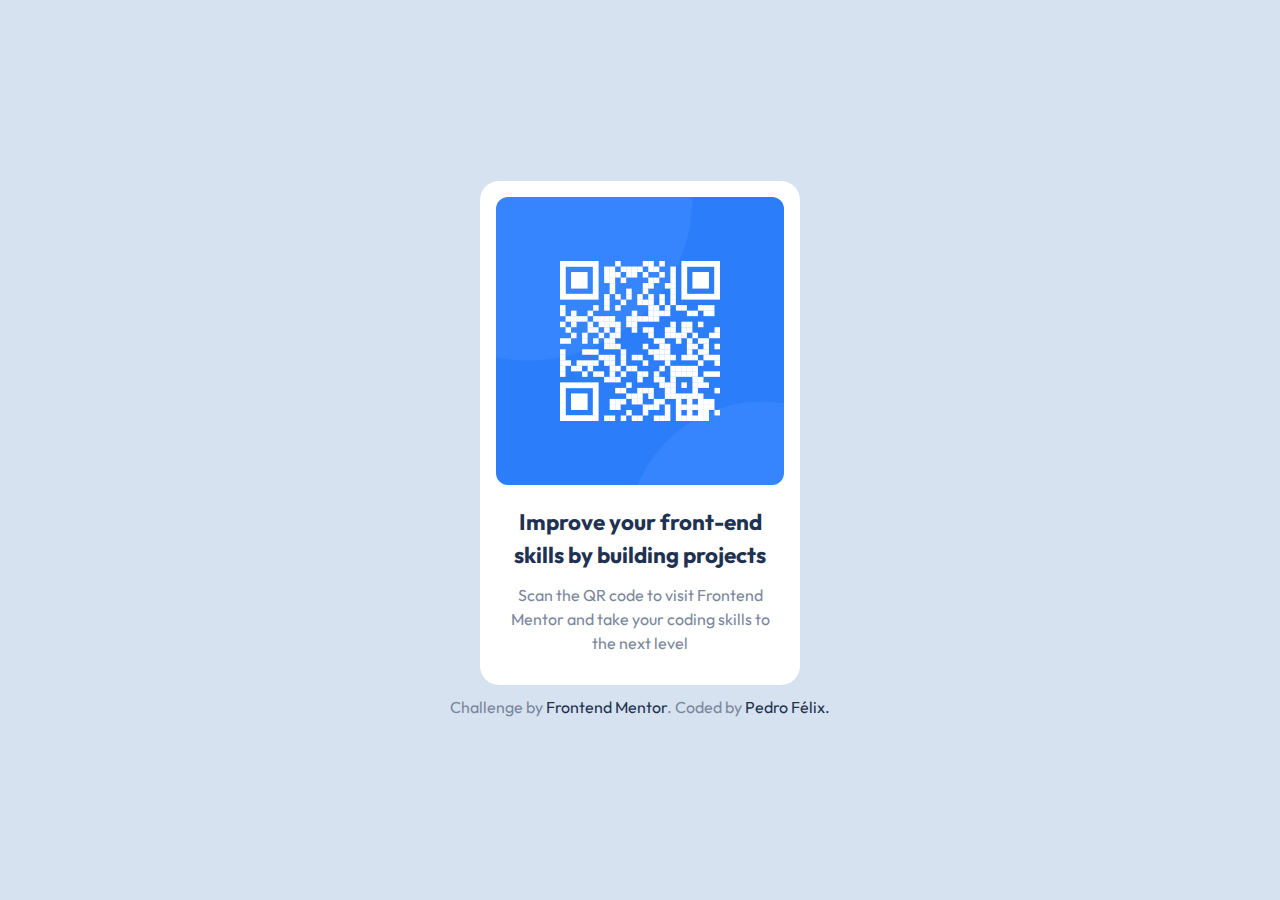
<file: index.html>
<!DOCTYPE html>
<html lang="en">

<head>
  <meta charset="UTF-8">
  <meta name="viewport" content="width=device-width, initial-scale=1.0">
  <!-- displays site properly based on user's device -->
  <link rel="icon" type="image/png" sizes="32x32" href="./images/favicon-32x32.png">
  <title>Frontend Mentor | QR code component</title>
  <link rel="stylesheet" href="style.css">
</head>

<body>

  <main>

    <div class="container">
      <div class="card__qr">
        <img src="./images/image-qr-code.png" alt="QR Code">
        <div class="card__qr-content">
          <h1>Improve your front-end skills by building projects</h1>
          <p>Scan the QR code to visit Frontend Mentor and take your coding skills to the next level</p>
        </div>
      </div>
    </div>

  </main>

  <footer>

    <div class="attribution">
      Challenge by <a href="https://www.frontendmentor.io?ref=challenge" target="_blank">Frontend Mentor</a>.
      Coded by <a href="#">Pedro Félix.</a>
    </div>

  </footer>
</body>

</html>
</file>
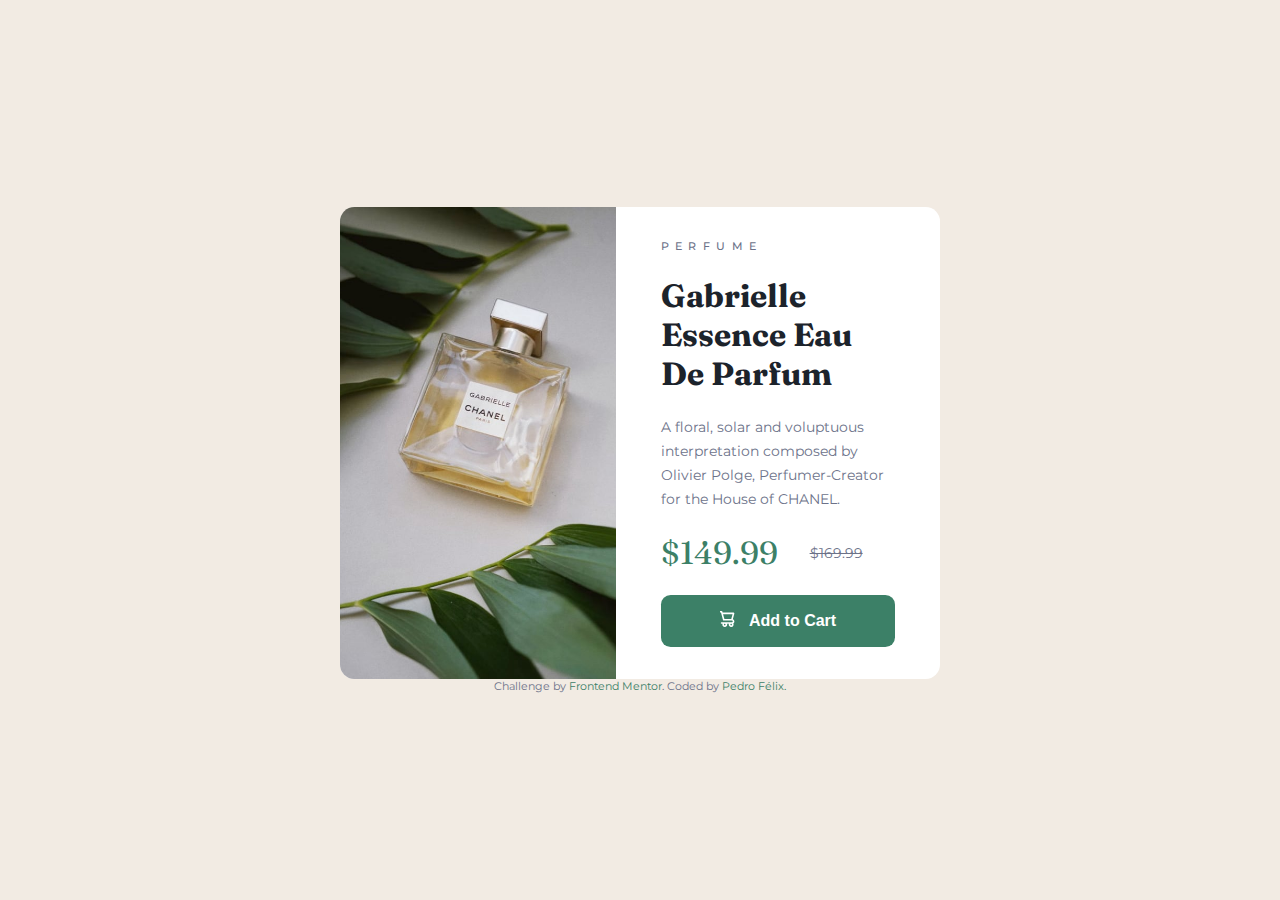
<file: product-preview/index.html>
<!DOCTYPE html>
<html lang="en">

<head>
  <meta charset="UTF-8">
  <meta name="viewport" content="width=device-width, initial-scale=1.0">
  <!-- displays site properly based on user's device -->
  <link rel="icon" type="image/png" sizes="32x32" href="./images/favicon-32x32.png">
  <title>Frontend Mentor | Product preview card component</title>
  <link rel="stylesheet" href="style.css">
</head>

<body>

  <div class="content">
    <div class="card">

      <div class="card-image">
        <img src="./images/image-product-mobile.jpg" alt="Perfume" class="product-mobile">
        <img src="./images/image-product-desktop.jpg" alt="Perfume" class="product-desktop">
      </div>

      <div class="card-content">
        <h3>Perfume</h3>
        <h1>Gabrielle Essence Eau De Parfum</h1>
        <p>A floral, solar and voluptuous interpretation composed by Olivier Polge,
          Perfumer-Creator for the House of CHANEL.</p>

        <div class="card-price">
          <ul>
            <li><span>$149.99</span></li>
            <li class="price"><span>$169.99</span></li>
          </ul>
        </div>

        <div class="card-button">
          <a href="#">
            <button class="btn">Add to Cart</button>
          </a>
        </div>

      </div>
    </div>
  </div>

  <footer>
    <div class="attribution">
      Challenge by <a href="https://www.frontendmentor.io/challenges/product-preview-card-component-GO7UmttRfa" target="_blank">Frontend Mentor</a>.
      Coded by <a href="https://www.frontendmentor.io/profile/pedrovsfelix">Pedro Félix.</a>
    </div>
  </footer>
</body>

</html>
</file>
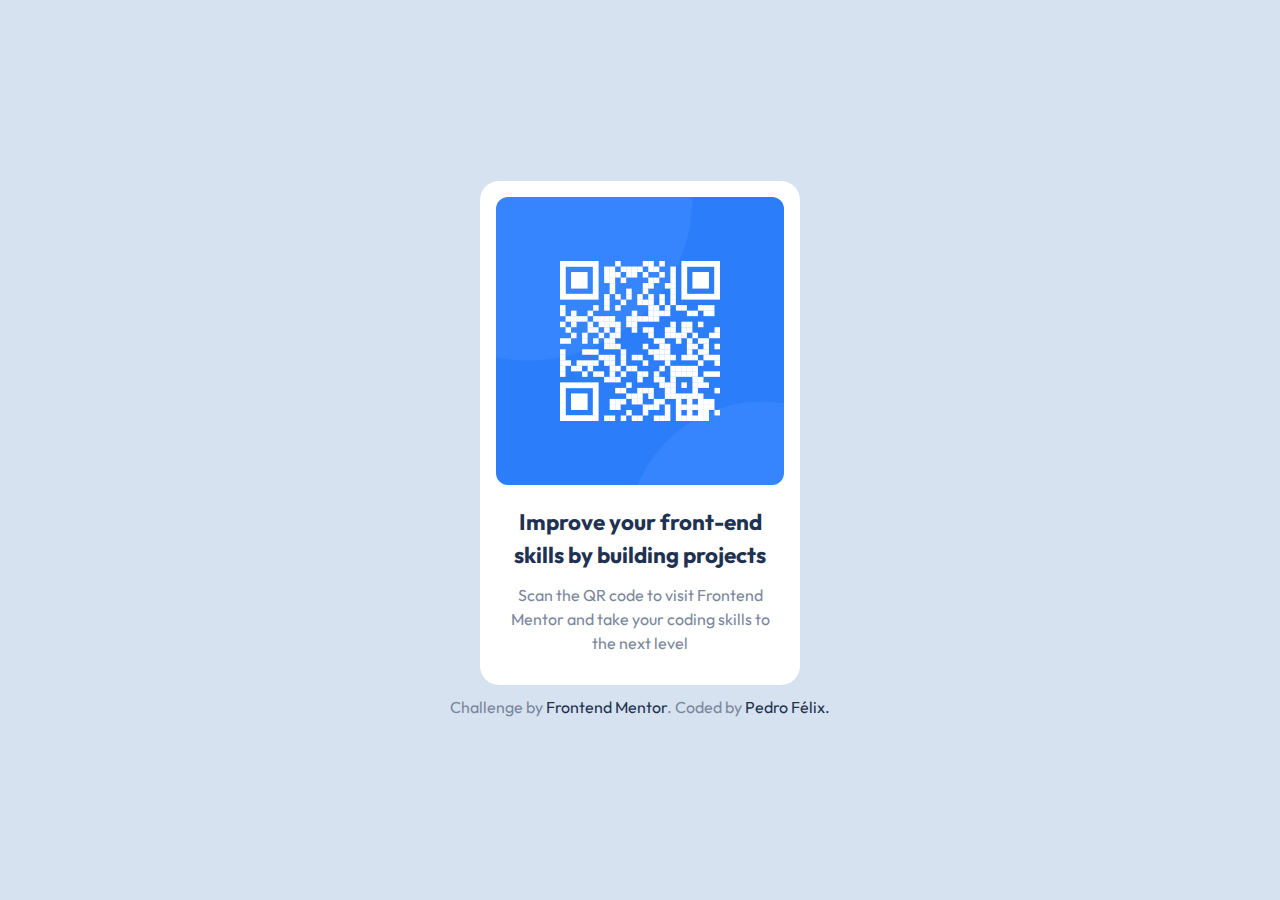
<file: qrcode-component/index.html>
<!DOCTYPE html>
<html lang="en">

<head>
  <meta charset="UTF-8">
  <meta name="viewport" content="width=device-width, initial-scale=1.0">
  <!-- displays site properly based on user's device -->
  <link rel="icon" type="image/png" sizes="32x32" href="./images/favicon-32x32.png">
  <title>Frontend Mentor | QR code component</title>
  <link rel="stylesheet" href="style.css">
</head>

<body>

  <main>

    <div class="container">
      <div class="card__qr">
        <img src="./images/image-qr-code.png" alt="QR Code">
        <div class="card__qr-content">
          <h1>Improve your front-end skills by building projects</h1>
          <p>Scan the QR code to visit Frontend Mentor and take your coding skills to the next level</p>
        </div>
      </div>
    </div>

  </main>

  <footer>

    <div class="attribution">
      Challenge by <a href="https://www.frontendmentor.io/challenges/qr-code-component-iux_sIO_H" target="_blank">Frontend Mentor</a>.
      Coded by <a href="https://www.frontendmentor.io/profile/pedrovsfelix">Pedro Félix.</a>
    </div>

  </footer>
</body>

</html>
</file>
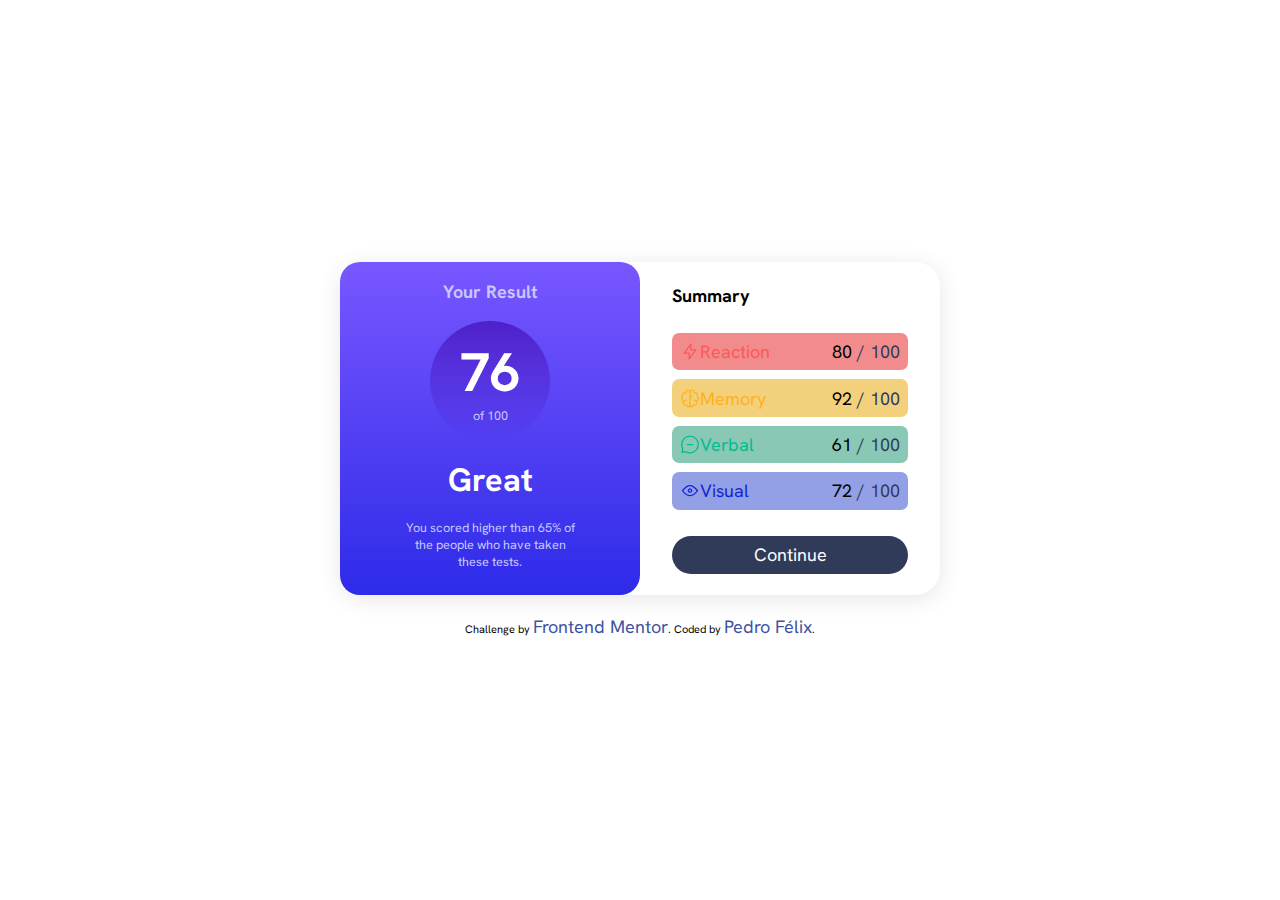
<file: results-summary-component-main/index.html>
<!DOCTYPE html>
<html lang="pt-br">
  <head>
    <meta charset="UTF-8" />
    <meta name="viewport" content="width=device-width, initial-scale=1.0" />
    <!-- displays site properly based on user's device -->

    <link
      rel="icon"
      type="image/png"
      sizes="32x32"
      href="./assets/images/favicon-32x32.png"
    />

    <title>Frontend Mentor | Results summary component</title>

    <!--============ CSS ============-->
    <link rel="stylesheet" href="./assets/css/style.css" />
  </head>
  <body>
    <main class="main">
      <div class="content">
        <div class="content-result">
          <h1>Your Result</h1>
          <div class="score">
            <h2>76</h2>
            <p>of 100</p>
          </div>

          <h3>Great</h3>
          <p class="description">
            You scored higher than 65% of the people who have taken these tests.
          </p>
        </div>

        <div class="content-summary">
          <h4>Summary</h4>
          <div class="summary-item">
            <ul>
              <li>
                <img src="" alt="" class="item-icon" />
                <p class="item-category"></p>
              </li>
              <li class="item-score"></li>
            </ul>
            <ul>
              <li>
                <img src="" alt="" class="item-icon" />
                <p class="item-category"></p>
              </li>
              <li class="item-score"></li>
            </ul>
            <ul>
              <li>
                <img src="" alt="" class="item-icon" />
                <p class="item-category"></p>
              </li>
              <li class="item-score"></li>
            </ul>
            <ul>
              <li>
                <img src="" alt="" class="item-icon" />
                <p class="item-category"></p>
              </li>
              <li class="item-score"></li>
            </ul>
          </div>

          <a href="#">Continue</a>
        </div>
      </div>
    </main>

    <div class="attribution">
      Challenge by
      <a
        href="https://www.frontendmentor.io/challenges/results-summary-component-CE_K6s0maV"
        target="_blank"
        >Frontend Mentor</a
      >. Coded by
      <a href="https://www.frontendmentor.io/profile/pedrovsfelix"
        >Pedro Félix</a
      >.
    </div>

    <script src="script.js"></script>
  </body>
</html>
</file>
<file: style.css>
@import url('https://fonts.googleapis.com/css2?family=Outfit:wght@400;700&display=swap');

:root {
    --White: hsl(0, 0%, 100%);
    --Light-gray: hsl(212, 45%, 89%);
    --Grayish-blue: hsl(220, 15%, 55%);
    --Dark-blue: hsl(218, 44%, 22%);
}

* {
    font-family: 'Outfit', sans-serif;
    margin: 0;
    padding: 0;
    box-sizing: border-box;
    outline: none;
    border: none;
    text-decoration: none;
    color: var(--Grayish-blue);
    font-weight: 400;
    font-size: 1rem;
    line-height: 1.5;
    text-align: center;
    list-style: none;
    transition: all .5s ease;
}

body {
    background-color: var(--Light-gray);
    display: flex;
    justify-content: center;
    align-items: center;
    flex-direction: column;
    flex-wrap: wrap;
    min-height: 100vh;
} 


.container {
    max-width: 22rem;
    padding: 0 1rem;
}

.card__qr{
    background-color: var(--White);
    border-radius: 1.2rem;
    padding: 1rem;
}

.card__qr img{
    width: 100%;
    border-radius: .75rem;
}

.card__qr-content {
    display: flex;
    flex-direction: column;
    gap: .6rem;
    padding: .9rem;
}

.card__qr-content h1 {
    font-size: 1.4rem;
    color: var(--Dark-blue);
    font-weight: 700;
}

.attribution {
    padding-top: .6rem;
    font-size: 1rem;
    text-align: center;
}

.attribution a {
    color: var(--Dark-blue);
}
</file>
<file: product-preview/style.css>
@import url('https://fonts.googleapis.com/css2?family=Fraunces:opsz,wght@9..144,700&family=Montserrat:wght@500;700&display=swap');

:root {
    /* Primary Colors */
    --Dark-cyan: hsl(158, 36%, 37%);
    --Cream: hsl(30, 38%, 92%);
    --Very-dark-cyan: hsl(156, 42%, 18%);

    /* Neutral Colors*/
    --Very-dark-blue: hsl(212, 21%, 14%);
    --Dark-grayish-blue: hsl(228, 12%, 48%);
    --White: hsl(0, 0%, 100%);
}

* {
    margin: 0;
	padding: 0;
	box-sizing: border-box;
    list-style: none;
	outline: none;
	border: none;
	text-decoration: none;
	transition: .2s linear;
}

a, button:active {
    color: var(--White);
}

.btn {
    font-weight: 700;
	border-radius: .6rem;
	background-color: var(--Dark-cyan);
	cursor: pointer;
	color: var(--White);
	font-size: 1rem;
	padding: 1rem 3rem;
    width: 100%;
    display: flex;
    justify-content: center;
    align-items: center;
}

.btn:hover {
	background-color: var(--Very-dark-cyan);
	color: var(--light-red);
}

.price {
    font-size: .9rem;
    text-decoration: line-through;
}

.product-desktop {
    display: none;
}

body {
    font-family: 'Montserrat', sans-serif;
    display: flex;
    flex-direction: column;
    flex-wrap: wrap;
    min-height: 100vh;
    background-color: var(--Cream);
    align-items: center;
    justify-content: center;
    color: var(--Dark-grayish-blue);;
}

.content {
    width: 350px;
    background-color: var(--White);
    border-radius: .9rem;
}

.card .card-image img {
    width: 100%;
    border-radius: .9rem .9rem 0 0;
}

.card .card-content{
    padding: 1.5rem;
    display: flex;
    flex-direction: column;
    gap: 1rem;
}

.card .card-content h3 {
    font-size: .7rem;
    font-weight: 500;
    text-transform: uppercase;
    letter-spacing: .4rem;
}

.card .card-content h1 {
    font-family: 'Fraunces', serif;
    color: var(--Very-dark-blue);
}

.card .card-content p {
    line-height: 1.5rem;
    font-size: .9rem;
}

.card .card-price ul li:nth-child(1) {
    color: var(--Dark-cyan);
    font-size: 2rem;
    font-family: 'Fraunces', serif;
}

.card .card-price ul {
    display: flex;
    align-items: center;
    gap: 2rem;
}

.card-button a button::before {
    content: url(./images/icon-cart.svg);
    color: var(--White);
    padding-right: .9rem;
}

.attribution {
    font-size: .7rem;
    text-align: center;
}

.attribution a {
    color: var(--Dark-cyan);
}

@media (min-width: 675px) {

    .product-mobile {
        display: none;
    }

    .product-desktop {
        display: block;
    }

    .content {
        width: 600px;
    }

    .card {
        display: flex;
    }

    .card .card-image img {
        object-fit: cover;
        width: 100%;
        height: 100%;
        border-radius: .9rem 0 0 .9rem;
    }

    .card .card-content {
        width: 100%;
        justify-content: center;
        gap: 1.4rem;
        padding: 2rem 2.8rem;
    }

}
</file>
<file: qrcode-component/style.css>
@import url('https://fonts.googleapis.com/css2?family=Outfit:wght@400;700&display=swap');

:root {
    --White: hsl(0, 0%, 100%);
    --Light-gray: hsl(212, 45%, 89%);
    --Grayish-blue: hsl(220, 15%, 55%);
    --Dark-blue: hsl(218, 44%, 22%);
}

* {
    font-family: 'Outfit', sans-serif;
    margin: 0;
    padding: 0;
    box-sizing: border-box;
    outline: none;
    border: none;
    text-decoration: none;
    color: var(--Grayish-blue);
    font-weight: 400;
    font-size: 1rem;
    line-height: 1.5;
    text-align: center;
    list-style: none;
    transition: all .5s ease;
}

body {
    background-color: var(--Light-gray);
    display: flex;
    justify-content: center;
    align-items: center;
    flex-direction: column;
    flex-wrap: wrap;
    min-height: 100vh;
} 


.container {
    max-width: 22rem;
    padding: 0 1rem;
}

.card__qr{
    background-color: var(--White);
    border-radius: 1.2rem;
    padding: 1rem;
}

.card__qr img{
    width: 100%;
    border-radius: .75rem;
}

.card__qr-content {
    display: flex;
    flex-direction: column;
    gap: .6rem;
    padding: .9rem;
}

.card__qr-content h1 {
    font-size: 1.4rem;
    color: var(--Dark-blue);
    font-weight: 700;
}

.attribution {
    padding-top: .6rem;
    font-size: 1rem;
    text-align: center;
}

.attribution a {
    color: var(--Dark-blue);
}
</file>
<file: results-summary-component-main/assets/css/style.css>
@import url("https://fonts.googleapis.com/css2?family=Hanken+Grotesk:wght@500;700;800&display=swap");

:root {
  /* Primary Colors*/
  --Light-red: hsla(0, 100%, 67%);
  --Light-red-bg: hsla(0, 80%, 75%);

  --Orangey-yellow: hsla(39, 100%, 56%);
  --light-orangey-bg: hsla(43, 83%, 72%);

  --Green-teal: hsla(166, 100%, 37%);
  --light-green-bg: hsla(162, 36%, 66%);

  --Cobalt-blue: hsla(234, 85%, 45%);
  --light-cobalt-bg: hsla(231, 61%, 74%);

  /* Neutral Colors */
  --White: hsla(0, 0%, 100%);
  --Pale-blue: hsla(221, 100%, 96%);
  --Light-lavender: hsla(241, 100%, 89%);
  --Dark-gray-blue: hsla(224, 30%, 27%);

  /* Gradient Colors */
  --Light-slate-blue: hsla(252, 100%, 67%);
  --Light-royal-blue: hsla(241, 81%, 54%);

  /* Circle Colors */
  --Violet-blue: hsla(256, 72%, 46%, 1);
  --Persian-blue: hsla(241, 72%, 46%, 0);
}

* {
  padding: 0;
  margin: 0;
  box-sizing: border-box;
  list-style: none;
  text-decoration: none;
  font-family: "Hanken Grotesk", sans-serif;
  font-size: 18px;
  transition: linear .9s;
}

.f-red {
  color: var(--Light-red);
}

.bg-red {
  background: var(--Light-red-bg);
}

.f-yellow {
  color: var(--Orangey-yellow);
}

.bg-yellow {
  background: var(--light-orangey-bg);
}

.f-green {
  color: var(--Green-teal);
}

.bg-green {
  background: var(--light-green-bg);
}

.f-blue {
  color: var(--Cobalt-blue);
}

.bg-blue {
  background-color: var(--light-cobalt-bg);
}

.border {
  border: 2px solid red;
}

.attribution {
  font-size: 11px;
  text-align: center;
}
.attribution a {
  color: hsl(228, 45%, 44%);
}

body {
  height: 100vh;
  align-content: center;
}

.main {
  display: flex;
  justify-content: center;
}

.content {
  display: flex;
  justify-content: center;
  align-items: center;
  min-width: 600px;
  box-shadow: rgba(0, 0, 0.10, 0.10) 0px 4px 24px;
  margin-bottom: 20px;
  border-radius: 25px;
}

.content-result {
  display: flex;
  flex-direction: column;
  justify-content: space-between;
  align-items: center;
  padding: 1rem 0 1.4rem;
  width: 50%;
  text-align: center;
  background: linear-gradient(180deg, var(--Light-slate-blue) 0%, var(--Light-royal-blue) 100%);
  color: var(--White);
  border-radius: 20px;
  gap: 1rem;
}

.content-result h1 {
  color: var(--Light-lavender);
}

.content-result .score {
  background: linear-gradient(0, var(--Persian-blue) 0, var(--Violet-blue) 100%);
  margin: 0 25%;
  height: 120px;
  width: 120px;
  border-radius: 100%;
  display: flex;
  flex-direction: column;
  justify-content: center;
  align-content: center;
}

.content-result .score h2 {
  font-size: 3rem;
}

.content-result .score p {
  color: var(--Light-lavender);
  font-size: .7rem;
}

.content-result h3 {
  font-size: 1.8rem;
}

.content-result .description {
  font-size: .7rem;
  width: 180px;
  color: var(--Light-lavender);
}

.content-summary {
  display: flex;
  flex-direction: column;
  justify-content: space-between;
  padding: 1.2rem 1.8rem;
  height: 100%;
  width: 50%;
}

.summary-item {
  display: flex;
  flex-direction: column;
  justify-content: space-between;
  border-radius: 10px;
  gap: .5rem;
}

.summary-item ul {
  display: flex;
  justify-content: space-between;
  align-items: center;
  padding: .4rem;
  border-radius: .4rem;
}

.summary-item ul li:nth-child(1){
  display: flex;
}

.item-score span {
  color: var(--Dark-gray-blue);
}

.content-summary a {
  width: 100%;
  text-align: center;
  background: var(--Dark-gray-blue);
  color: var(--White);
  padding: .4rem 0;
  border-radius: 1.2rem;
  cursor: pointer;
}

.content-summary a:hover {
  background: linear-gradient(180deg, var(--Light-slate-blue) 0%, var(--Light-royal-blue) 100%);
}

@media (max-width: 376px) {
  body {
    max-width: 100vh;
  }
  .content {
    display: flex;
    flex-direction: column;
    height: 100%;
    min-width: 100%;
  }

  .content-result {
    height: 45%;
    text-align: center;
    background: linear-gradient(180deg, --Light-slate-blue() 0%, --Light-royal-blue() 35%);
    width: 100%;
  }

  .content-summary {
    height: 45%;
    width: 100%;
    gap: .4rem;
  }

  .attribution{
    height: 5%;
  }
}
</file>
